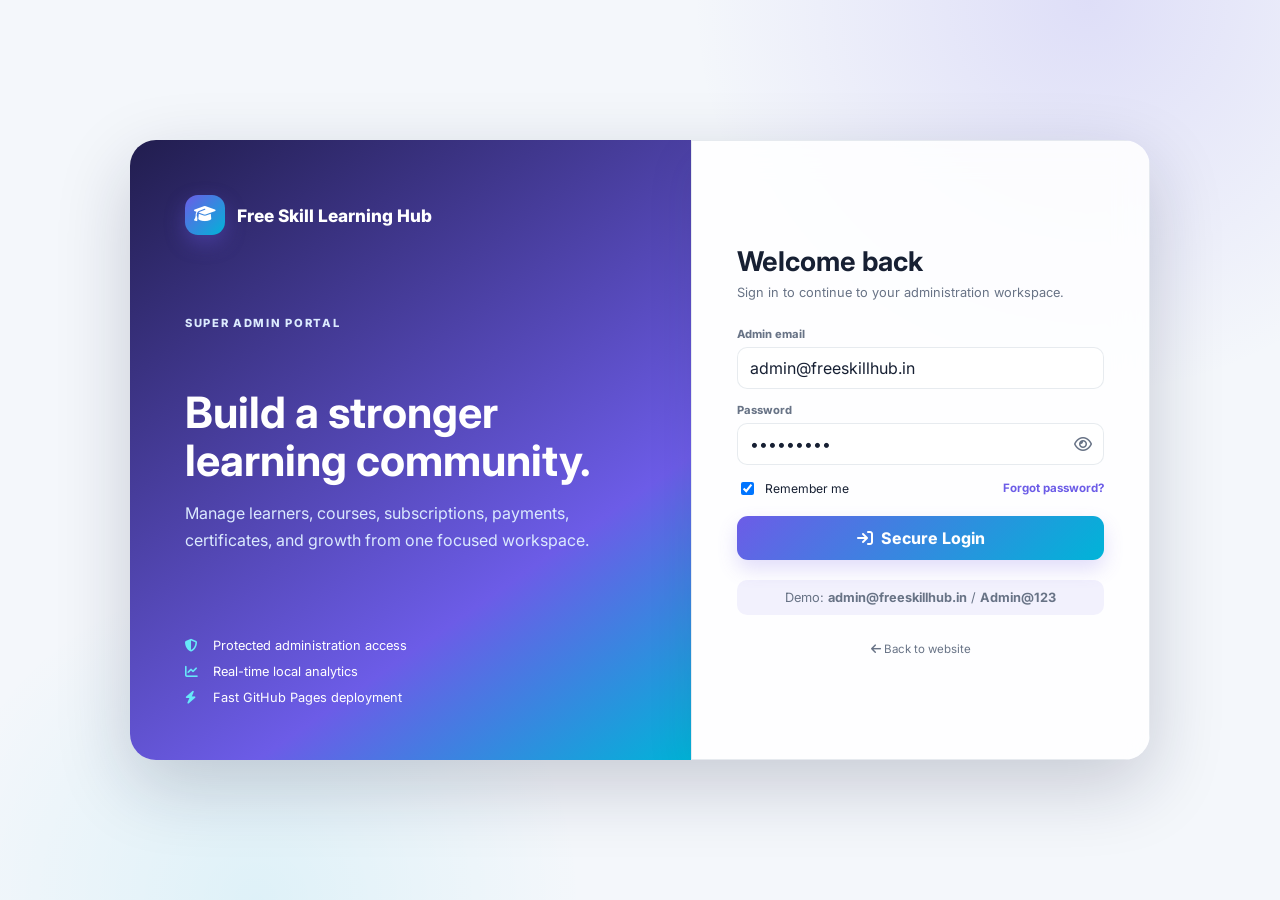
<file: admin-dashboard.html>
<!doctype html><html lang="en"><head><meta charset="utf-8"><meta name="viewport" content="width=device-width,initial-scale=1"><title>Super Admin Dashboard | Free Skill Learning Hub</title><link rel="preconnect" href="https://fonts.googleapis.com"><link rel="preconnect" href="https://fonts.gstatic.com" crossorigin><link href="https://fonts.googleapis.com/css2?family=Inter:wght@400;500;600;700;800&display=swap" rel="stylesheet"><link rel="stylesheet" href="https://cdnjs.cloudflare.com/ajax/libs/font-awesome/6.5.1/css/all.min.css"><link rel="stylesheet" href="admin-style.css"></head><body data-page="dashboard"><main class="main"><section class="stats" id="dashboardStats"></section><section class="grid-2"><article class="panel"><div class="panel-head"><div><h2>Monthly User Growth</h2><p>New student registrations across the last 12 months</p></div><button class="secondary-btn small-btn">2025–26</button></div><div class="chart-wrap"><canvas id="growthChart"></canvas></div></article><article class="panel"><div class="panel-head"><div><h2>Popular Courses</h2><p>Ranked by active learners</p></div><a href="manage-courses.html" class="secondary-btn small-btn">View all</a></div><div class="list" id="popularList"></div></article></section><article class="panel"><div class="panel-head"><div><h2>Recent Subscriptions</h2><p>Latest trials, payments, and renewal activity</p></div><a class="primary-btn small-btn" href="manage-subscriptions.html">Manage requests</a></div><div class="table-wrap"><table><thead><tr><th>Student</th><th>Plan</th><th>Amount</th><th>Status</th><th>Expires</th></tr></thead><tbody id="recentBody"></tbody></table></div></article></main><script src="admin-script.js"></script></body></html>
</file>
<file: admin-style.css>
:root{--primary:#6c5ce7;--primary-2:#00b4d8;--success:#16a34a;--warning:#f59e0b;--danger:#ef4444;--bg:#f4f7fb;--surface:rgba(255,255,255,.86);--surface-solid:#fff;--text:#172033;--muted:#687386;--border:rgba(148,163,184,.22);--sidebar:#15152b;--shadow:0 18px 45px rgba(30,41,59,.09)}
[data-theme="dark"]{--bg:#0b1020;--surface:rgba(20,28,48,.82);--surface-solid:#151d31;--text:#f1f5f9;--muted:#9aa8bd;--border:rgba(148,163,184,.16);--sidebar:#090d18;--shadow:0 18px 45px rgba(0,0,0,.25)}
*{box-sizing:border-box}html{scroll-behavior:smooth}body{margin:0;min-height:100vh;background:radial-gradient(circle at 85% 0,rgba(108,92,231,.16),transparent 28%),radial-gradient(circle at 20% 100%,rgba(0,180,216,.09),transparent 24%),var(--bg);color:var(--text);font-family:Inter,Segoe UI,sans-serif;transition:background .25s,color .25s}body.login-page{display:grid;place-items:center;padding:24px}a{color:inherit;text-decoration:none}button,input,select,textarea{font:inherit}button{cursor:pointer}.hidden{display:none!important}
.sidebar{position:fixed;inset:0 auto 0 0;width:264px;padding:24px 16px;background:linear-gradient(180deg,#201d4d,var(--sidebar));color:#cbd5e1;display:flex;flex-direction:column;z-index:40;transition:.28s;box-shadow:12px 0 36px rgba(2,6,23,.14)}.brand{display:flex;align-items:center;gap:12px;padding:3px 10px 24px;color:#fff;font-weight:800;font-size:1.08rem}.brand-mark{width:40px;height:40px;display:grid;place-items:center;border-radius:13px;background:linear-gradient(135deg,var(--primary),var(--primary-2));box-shadow:0 8px 20px rgba(108,92,231,.35)}.sidebar-nav{overflow-y:auto;display:grid;gap:5px;padding-right:2px}.nav-label{padding:18px 12px 6px;font-size:.65rem;font-weight:800;letter-spacing:.12em;text-transform:uppercase;color:#758198}.nav-link{display:flex;align-items:center;gap:12px;padding:11px 13px;border-radius:11px;font-size:.82rem;font-weight:650;transition:.2s}.nav-link i{width:18px;text-align:center}.nav-link:hover,.nav-link.active{color:#fff;background:linear-gradient(135deg,rgba(108,92,231,.7),rgba(0,180,216,.36));transform:translateX(2px)}.sidebar-user{margin-top:auto;padding:16px 10px 0;border-top:1px solid rgba(255,255,255,.1);display:flex;align-items:center;gap:10px}.avatar{width:40px;height:40px;border-radius:12px;display:grid;place-items:center;background:linear-gradient(135deg,#8b5cf6,#06b6d4);color:#fff;font-weight:800;flex:0 0 auto}.sidebar-user strong,.sidebar-user small{display:block}.sidebar-user small{font-size:.68rem;color:#94a3b8}.sidebar-user button{margin-left:auto;border:0;background:none;color:#94a3b8}
.main{margin-left:264px;min-height:100vh;padding:28px 32px 45px}.topbar{display:flex;align-items:center;justify-content:space-between;gap:18px;margin-bottom:26px}.page-title p{margin:0 0 5px;color:var(--primary);font-size:.7rem;font-weight:800;text-transform:uppercase;letter-spacing:.12em}.page-title h1{margin:0;font-size:clamp(1.65rem,3vw,2.35rem)}.top-actions{display:flex;align-items:center;gap:10px}.icon-btn{width:42px;height:42px;border:1px solid var(--border);border-radius:12px;background:var(--surface);color:var(--text);position:relative}.notification-dot{position:absolute;right:8px;top:8px;width:7px;height:7px;border-radius:50%;background:var(--danger)}.menu-btn{display:none}.primary-btn,.secondary-btn,.danger-btn{border:0;border-radius:11px;padding:10px 16px;font-weight:750;display:inline-flex;align-items:center;justify-content:center;gap:8px}.primary-btn{color:#fff;background:linear-gradient(135deg,var(--primary),var(--primary-2));box-shadow:0 9px 20px rgba(108,92,231,.2)}.secondary-btn{color:var(--text);background:var(--surface-solid);border:1px solid var(--border)}.danger-btn{color:#fff;background:var(--danger)}.small-btn{padding:7px 10px;font-size:.72rem}.button-row{display:flex;gap:8px;flex-wrap:wrap}
.stats{display:grid;grid-template-columns:repeat(4,minmax(0,1fr));gap:16px;margin-bottom:20px}.stat-card,.panel,.plan-card,.login-card{background:var(--surface);backdrop-filter:blur(16px);border:1px solid var(--border);box-shadow:var(--shadow)}.stat-card{padding:19px;border-radius:18px;display:flex;align-items:center;gap:14px;min-height:106px}.stat-icon{width:48px;height:48px;border-radius:15px;display:grid;place-items:center;background:rgba(108,92,231,.13);color:var(--primary);font-size:1.1rem}.stat-card:nth-child(4n+2) .stat-icon{background:rgba(22,163,74,.12);color:var(--success)}.stat-card:nth-child(4n+3) .stat-icon{background:rgba(245,158,11,.13);color:var(--warning)}.stat-card:nth-child(4n+4) .stat-icon{background:rgba(239,68,68,.11);color:var(--danger)}.stat-card span{display:block;color:var(--muted);font-size:.76rem}.stat-card strong{font-size:1.55rem}.stat-card small{font-size:.66rem;color:var(--success)}
.grid-2{display:grid;grid-template-columns:1.6fr 1fr;gap:20px;margin-bottom:20px}.grid-equal{grid-template-columns:repeat(2,minmax(0,1fr))}.panel{border-radius:19px;padding:20px;margin-bottom:20px}.panel-head{display:flex;align-items:center;justify-content:space-between;gap:12px;margin-bottom:17px}.panel-head h2{margin:0;font-size:1.05rem}.panel-head p{margin:3px 0 0;color:var(--muted);font-size:.74rem}.chart-wrap{height:280px;position:relative}.chart-wrap.small{height:225px}.chart-wrap canvas{width:100%;height:100%}.list{display:grid;gap:11px}.list-item{display:flex;align-items:center;gap:11px;padding:11px;border:1px solid var(--border);border-radius:13px}.list-item .grow{flex:1}.list-item strong,.list-item small{display:block}.list-item small{color:var(--muted);font-size:.7rem}.progress{height:7px;border-radius:99px;background:rgba(148,163,184,.18);overflow:hidden;margin-top:7px}.progress span{display:block;height:100%;border-radius:inherit;background:linear-gradient(90deg,var(--primary),var(--primary-2))}
.toolbar{display:flex;align-items:center;gap:10px;flex-wrap:wrap;margin-bottom:16px}.search{min-width:230px;flex:1;display:flex;align-items:center;gap:9px;padding:0 12px;border:1px solid var(--border);border-radius:11px;background:var(--surface-solid)}.search input{width:100%;border:0;outline:0;padding:10px 0;background:transparent;color:var(--text)}select,input,textarea{color:var(--text)}.toolbar select,.field select,.field input,.field textarea{border:1px solid var(--border);background:var(--surface-solid);border-radius:10px;padding:10px 12px;outline:0}.table-wrap{overflow:auto}table{width:100%;border-collapse:collapse;white-space:nowrap}th{text-align:left;padding:11px 12px;color:var(--muted);font-size:.65rem;text-transform:uppercase;letter-spacing:.07em;background:rgba(148,163,184,.07)}td{padding:13px 12px;border-bottom:1px solid var(--border);font-size:.78rem}.person{display:flex;align-items:center;gap:9px}.person .avatar{width:35px;height:35px;border-radius:10px;font-size:.7rem}.person strong,.person small{display:block}.person small{color:var(--muted);font-size:.67rem}.badge{display:inline-flex;align-items:center;padding:5px 9px;border-radius:999px;font-size:.65rem;font-weight:800;text-transform:capitalize}.badge.active,.badge.published,.badge.approved,.badge.free{color:#15803d;background:#dcfce7}.badge.pending,.badge.trial{color:#a16207;background:#fef3c7}.badge.expired,.badge.rejected,.badge.banned,.badge.paid{color:#b91c1c;background:#fee2e2}.badge.draft,.badge.cancelled{color:#475569;background:#e2e8f0}.table-actions{display:flex;gap:6px}.table-actions button{width:31px;height:31px;border:1px solid var(--border);border-radius:8px;background:var(--surface-solid);color:var(--muted)}.table-actions button:hover{color:var(--primary);border-color:var(--primary)}.empty{text-align:center;padding:35px;color:var(--muted)}
.plans{display:grid;grid-template-columns:repeat(4,1fr);gap:14px;margin-bottom:20px}.plan-card{border-radius:17px;padding:18px}.plan-card i{color:var(--primary)}.plan-card h3{margin:14px 0 4px;font-size:.96rem}.plan-card strong{font-size:1.35rem}.plan-card p{color:var(--muted);font-size:.7rem}.bank-box{padding:16px;border-radius:14px;background:linear-gradient(135deg,rgba(108,92,231,.12),rgba(0,180,216,.08));font-size:.78rem;line-height:1.8}.bank-box b{color:var(--primary)}
.modal{position:fixed;inset:0;background:rgba(5,10,25,.58);z-index:80;display:none;place-items:center;padding:20px}.modal.open{display:grid}.modal-card{width:min(620px,100%);max-height:90vh;overflow:auto;background:var(--surface-solid);border-radius:19px;padding:22px;box-shadow:0 25px 70px rgba(0,0,0,.3)}.modal-head{display:flex;align-items:center;justify-content:space-between;margin-bottom:17px}.modal-head h2{margin:0;font-size:1.1rem}.close-btn{border:0;background:none;color:var(--muted);font-size:1.15rem}.form-grid{display:grid;grid-template-columns:repeat(2,minmax(0,1fr));gap:13px}.field{display:grid;gap:6px}.field.full{grid-column:1/-1}.field label{font-size:.7rem;font-weight:750;color:var(--muted)}.field textarea{min-height:90px;resize:vertical}.check-row{display:flex;align-items:center;gap:8px;font-size:.76rem}.modal-actions{display:flex;justify-content:flex-end;gap:9px;margin-top:19px}
.toast{position:fixed;right:22px;bottom:22px;z-index:100;padding:12px 17px;border-radius:11px;background:#111827;color:#fff;font-size:.78rem;opacity:0;transform:translateY(12px);pointer-events:none;transition:.25s}.toast.show{opacity:1;transform:none}.notification-panel{position:fixed;right:28px;top:78px;width:min(370px,calc(100% - 35px));z-index:70;background:var(--surface-solid);border:1px solid var(--border);border-radius:16px;padding:15px;box-shadow:var(--shadow);display:none}.notification-panel.open{display:block}.notification-panel h3{margin:0 0 12px}.notification-panel .list-item{padding:9px}
.login-shell{width:min(1020px,100%);display:grid;grid-template-columns:1.1fr .9fr;border-radius:26px;overflow:hidden;box-shadow:0 25px 75px rgba(20,25,60,.2)}.login-visual{padding:55px;color:#fff;background:linear-gradient(145deg,#211d4e,#6c5ce7 70%,#00b4d8);display:flex;flex-direction:column;justify-content:space-between;min-height:620px}.login-visual .brand{padding:0}.login-visual h1{font-size:2.7rem;line-height:1.12;margin:55px 0 15px}.login-visual p{color:#dbeafe;line-height:1.7}.login-benefits{display:grid;gap:11px}.login-benefits span{font-size:.8rem}.login-benefits i{width:24px;color:#67e8f9}.login-card{padding:55px 45px;border-radius:0;display:flex;flex-direction:column;justify-content:center}.login-card h2{margin:0 0 7px;font-size:1.7rem}.login-card>p{margin:0 0 27px;color:var(--muted);font-size:.8rem}.login-card .field{margin-bottom:14px}.password-wrap{position:relative}.password-wrap input{width:100%;padding-right:42px}.password-wrap button{position:absolute;right:4px;top:4px;width:34px;height:34px;border:0;background:none;color:var(--muted)}.login-card .primary-btn{width:100%;margin-top:8px;padding:12px}.login-meta{display:flex;justify-content:space-between;align-items:center;font-size:.72rem}.login-meta a{color:var(--primary);font-weight:700}.demo-note{margin-top:20px!important;padding:10px;border-radius:10px;background:rgba(108,92,231,.08);text-align:center}.settings-tabs{display:flex;gap:8px;flex-wrap:wrap;margin-bottom:18px}.tab-btn{border:1px solid var(--border);background:var(--surface-solid);color:var(--muted);padding:8px 13px;border-radius:9px}.tab-btn.active{background:var(--primary);color:#fff;border-color:var(--primary)}.setting-section{display:none}.setting-section.active{display:block}.color-options{display:flex;gap:10px}.color-dot{width:31px;height:31px;border-radius:50%;border:3px solid var(--surface-solid);box-shadow:0 0 0 1px var(--border)}
@media(max-width:1180px){.stats{grid-template-columns:repeat(2,1fr)}.plans{grid-template-columns:repeat(2,1fr)}}
@media(max-width:900px){.sidebar{transform:translateX(-105%)}.sidebar.open{transform:none}.main{margin-left:0;padding:22px}.menu-btn{display:block}.grid-2,.grid-equal{grid-template-columns:1fr}.login-shell{grid-template-columns:1fr;max-width:540px}.login-visual{display:none}.login-card{border-radius:24px}}
@media(max-width:600px){.main{padding:17px}.topbar{align-items:flex-start}.top-actions .primary-btn span{display:none}.stats,.plans,.form-grid{grid-template-columns:1fr}.panel{padding:15px}.login-card{padding:35px 24px}.notification-panel{right:17px;top:70px}.page-title h1{font-size:1.55rem}}
</file>
